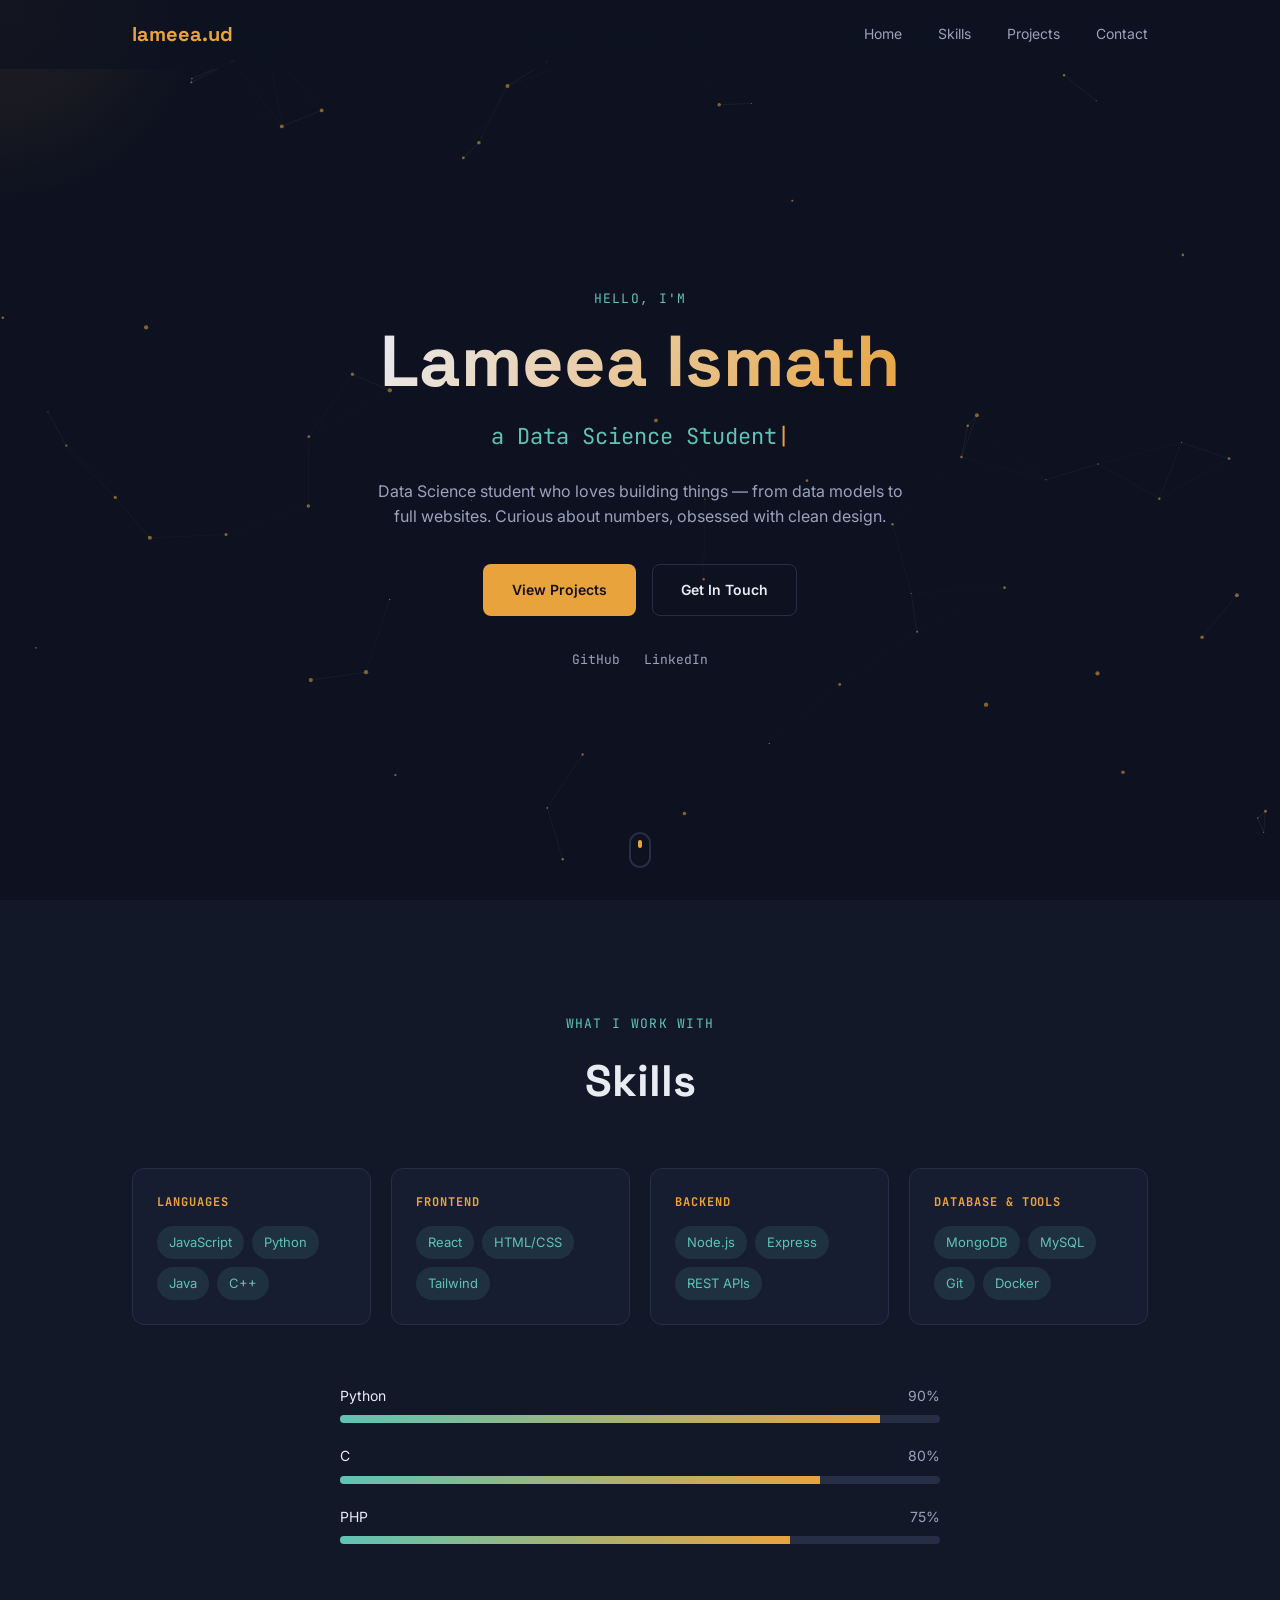
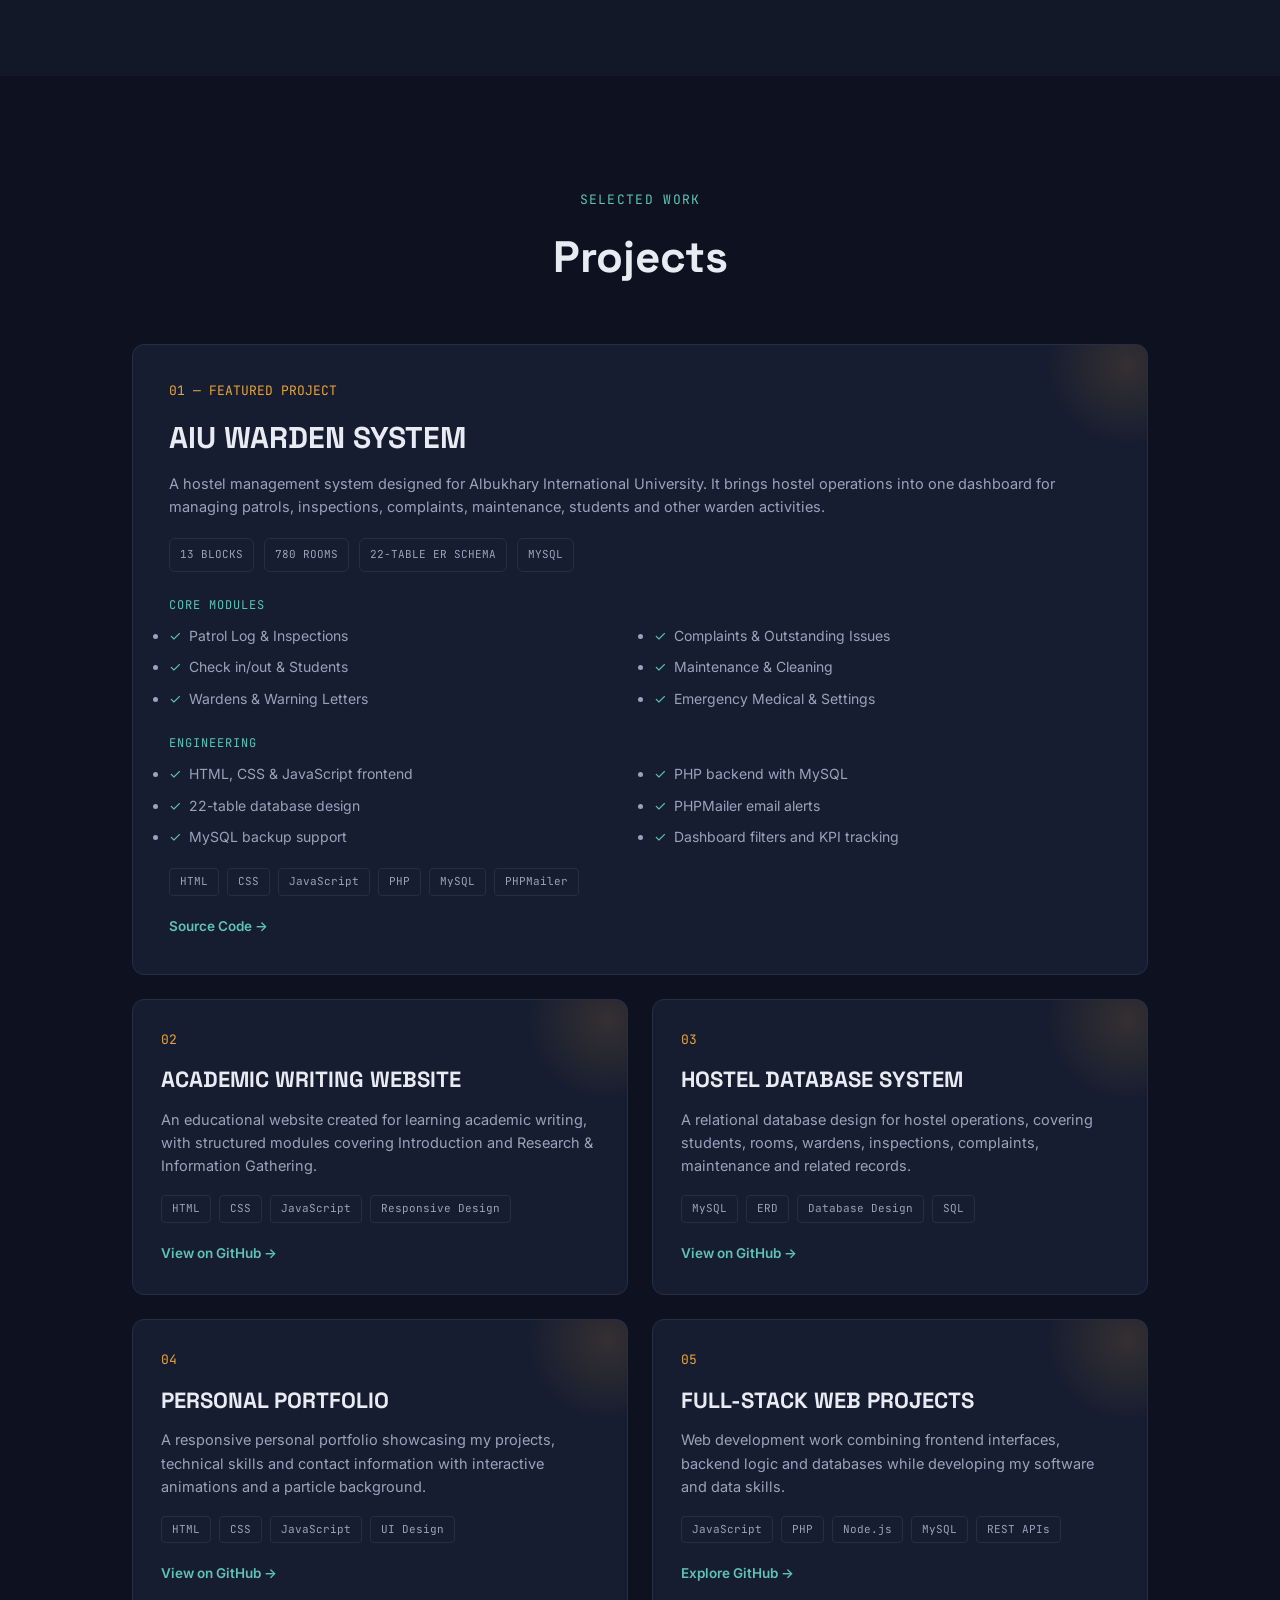
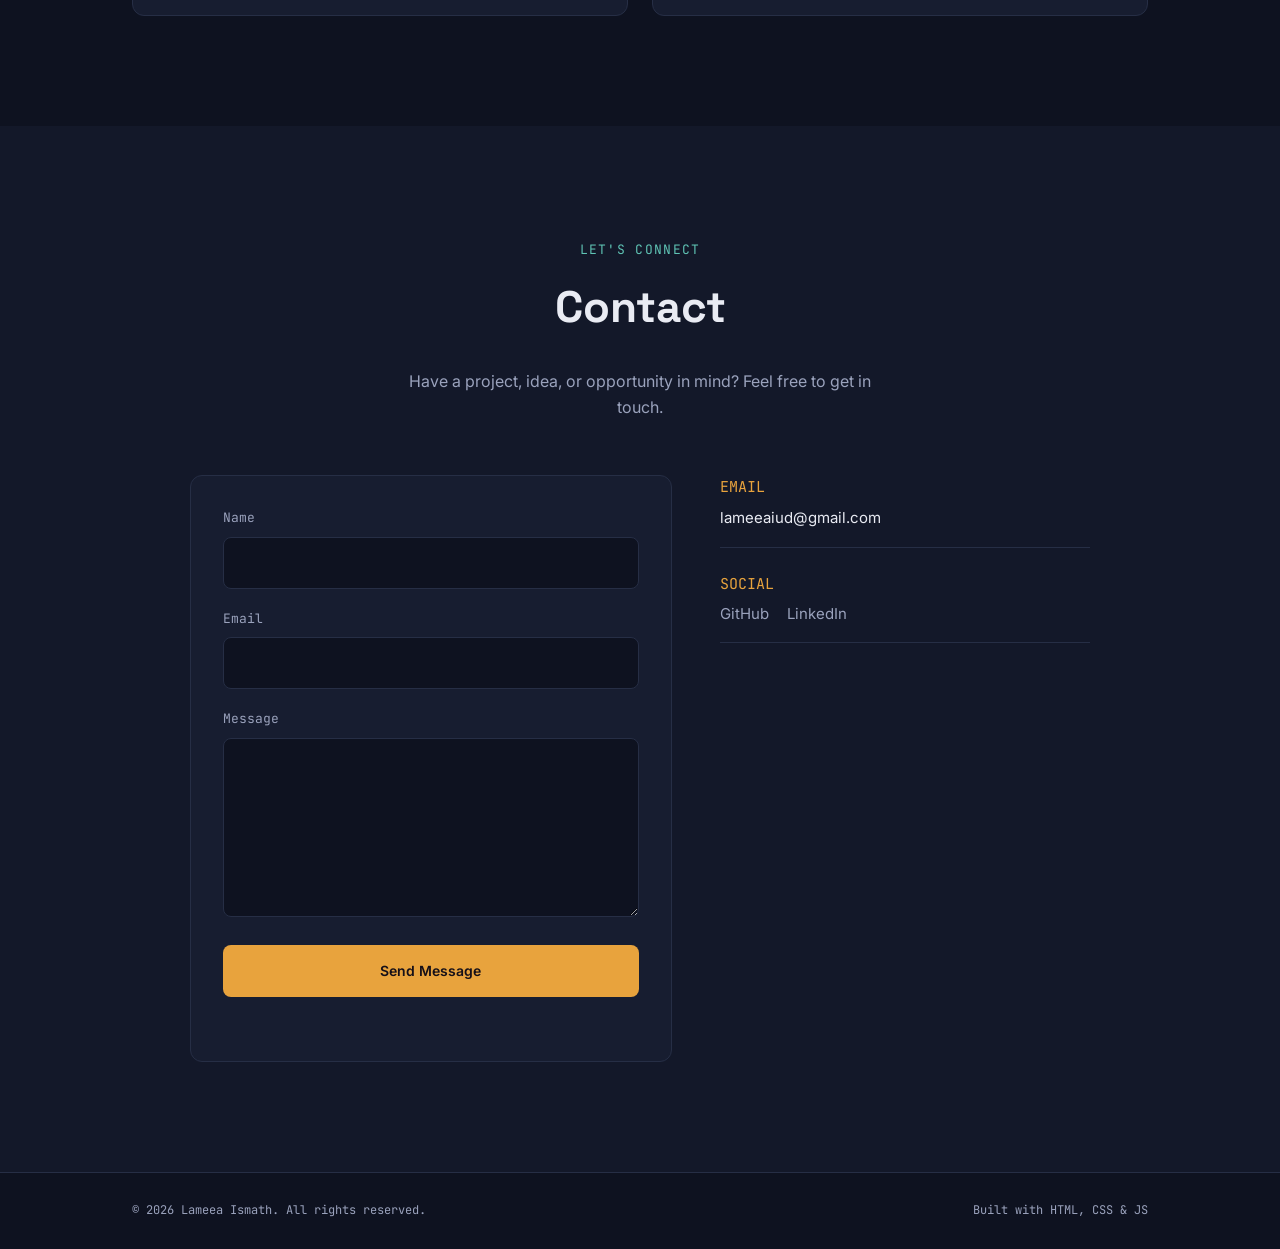
<file: index.html>
<!DOCTYPE html>
<html lang="en">
<head>
<meta charset="UTF-8">
<meta name="viewport" content="width=device-width, initial-scale=1.0">
<meta name="description" content="Lameea Ismath — Data Science student portfolio.">
<title>Lameea Ismath — Portfolio</title>
<link rel="preconnect" href="https://fonts.googleapis.com">
<link rel="preconnect" href="https://fonts.gstatic.com" crossorigin>
<link href="https://fonts.googleapis.com/css2?family=Inter:wght@400;500;600&family=JetBrains+Mono:wght@400;500;600&family=Space+Grotesk:wght@400;500;600;700&display=swap" rel="stylesheet">
<style>
:root{--bg:#0E1220;--bg-alt:#131829;--surface:#171D30;--line:#262E45;--text:#E9EBF3;--text-soft:#9AA2BC;--accent:#E8A33D;--accent-2:#5FC3B4;--accent-soft:rgba(232,163,61,.14);--accent-2-soft:rgba(95,195,180,.12);--display:'Space Grotesk',sans-serif;--body:'Inter',sans-serif;--mono:'JetBrains Mono',monospace}
*{margin:0;padding:0;box-sizing:border-box}html{scroll-behavior:smooth}body{background:var(--bg);color:var(--text);font-family:var(--body);line-height:1.6;overflow-x:hidden}a{text-decoration:none;color:inherit}button,input,textarea{font:inherit}.wrap{max-width:1080px;margin:auto;padding:0 32px}
.cursor-glow{position:fixed;width:420px;height:420px;border-radius:50%;background:radial-gradient(circle,rgba(232,163,61,.1),transparent 70%);pointer-events:none;z-index:2;transform:translate(-50%,-50%)}
.navbar{position:fixed;top:0;left:0;right:0;z-index:100;background:rgba(14,18,32,.72);backdrop-filter:blur(12px);border-bottom:1px solid transparent}.navbar.scrolled{border-color:var(--line);background:rgba(14,18,32,.94)}
.nav-wrap{height:68px;display:flex;align-items:center;justify-content:space-between}.logo{font-family:var(--display);font-size:20px;font-weight:700;color:var(--accent)}
.nav-links{display:flex;gap:36px}.nav-links a{font-size:14px;color:var(--text-soft);position:relative}.nav-links a:hover{color:var(--text)}.nav-links a:after{content:"";position:absolute;left:0;bottom:-6px;width:0;height:2px;background:var(--accent);transition:.3s}.nav-links a:hover:after{width:100%}
.nav-toggle{display:none;background:none;border:0}.nav-toggle span{display:block;width:22px;height:2px;background:var(--text);margin:5px}
.hero{min-height:100vh;display:flex;align-items:center;justify-content:center;text-align:center;position:relative;padding:120px 0 60px;overflow:hidden}.hero-bg{position:absolute;inset:0}.hero-bg canvas{width:100%;height:100%}.hero-content{position:relative;z-index:3;max-width:760px;padding:0 32px}
.hero-eyebrow,.section-tag{font-family:var(--mono);color:var(--accent-2);font-size:13px;letter-spacing:.1em;text-transform:uppercase}.hero-name{font-family:var(--display);font-size:clamp(42px,7vw,72px);line-height:1.05;margin:14px 0 20px;background:linear-gradient(120deg,var(--text),var(--accent));-webkit-background-clip:text;color:transparent}
.hero-role{font-family:var(--mono);font-size:clamp(16px,2.4vw,22px);color:var(--text-soft);min-height:32px}.typed{color:var(--accent-2)}.cursor-blink{color:var(--accent);animation:blink 1s step-end infinite}@keyframes blink{50%{opacity:0}}
.hero-desc{max-width:540px;margin:24px auto 34px;color:var(--text-soft);font-size:16px}.hero-cta{display:flex;gap:16px;justify-content:center;flex-wrap:wrap;margin-bottom:34px}.hero-socials{display:flex;gap:24px;justify-content:center;font-family:var(--mono);font-size:13px;color:var(--text-soft)}.hero-socials a:hover{color:var(--accent)}
.btn{display:inline-block;padding:14px 28px;border-radius:8px;border:1px solid transparent;font-size:14px;font-weight:600;cursor:pointer;transition:.3s}.btn-primary{background:var(--accent);color:#161018}.btn-primary:hover{transform:translateY(-2px);box-shadow:0 10px 30px -8px rgba(232,163,61,.5)}.btn-outline{border-color:var(--line);color:var(--text)}.btn-outline:hover{border-color:var(--accent-2);color:var(--accent-2);transform:translateY(-2px)}
.scroll-hint{position:absolute;bottom:32px;left:50%;transform:translateX(-50%)}.scroll-hint span{display:block;width:22px;height:36px;border:2px solid var(--line);border-radius:12px;position:relative}.scroll-hint span:before{content:"";position:absolute;top:6px;left:50%;width:4px;height:8px;background:var(--accent);border-radius:2px;transform:translateX(-50%);animation:scrollDot 1.6s infinite}@keyframes scrollDot{to{opacity:0;top:18px}}
.section{padding:110px 0}.section-alt{background:var(--bg-alt)}.section-head{text-align:center;margin-bottom:52px}.section-head h2{font-family:var(--display);font-size:clamp(30px,4vw,44px);margin-top:10px}
.skills-grid{display:grid;grid-template-columns:repeat(auto-fit,minmax(220px,1fr));gap:20px;margin-bottom:60px}.skill-card{background:var(--surface);border:1px solid var(--line);border-radius:12px;padding:24px;transition:.3s}.skill-card:hover{transform:translateY(-4px);border-color:var(--accent-2)}.skill-card h4{font-family:var(--mono);font-size:12px;color:var(--accent);text-transform:uppercase;letter-spacing:.08em;margin-bottom:14px}.skill-tags,.project-tags{display:flex;flex-wrap:wrap;gap:8px}.skill-tags span{font-size:13px;padding:6px 12px;border-radius:20px;background:var(--accent-2-soft);color:var(--accent-2)}
.proficiency{max-width:600px;margin:auto}.prof-item{margin-bottom:22px}.prof-label{display:flex;justify-content:space-between;font-size:14px;color:var(--text-soft);margin-bottom:8px}.prof-label span:first-child{color:var(--text)}.prof-bar{height:8px;background:var(--line);border-radius:5px;overflow:hidden}.prof-fill{height:100%;width:0;background:linear-gradient(90deg,var(--accent-2),var(--accent));transition:width 1.4s}
.projects-grid{display:grid;grid-template-columns:repeat(2,1fr);gap:24px}.project-card{position:relative;background:var(--surface);border:1px solid var(--line);border-radius:12px;padding:30px 28px;overflow:hidden;transition:.3s}.project-card:hover{transform:translateY(-6px);border-color:var(--accent)}.featured{grid-column:1/-1;padding:36px}.project-glow{position:absolute;top:-60px;right:-60px;width:160px;height:160px;background:radial-gradient(circle,var(--accent-soft),transparent 70%)}.project-num{font-family:var(--mono);font-size:13px;color:var(--accent);margin-bottom:12px}.project-card h3{font-family:var(--display);font-size:22px;margin-bottom:10px}.featured h3{font-size:30px}.project-card p{font-size:14.5px;color:var(--text-soft);margin-bottom:18px}.project-tags{margin-bottom:20px}.project-tags span{font-family:var(--mono);font-size:11px;padding:4px 10px;border:1px solid var(--line);border-radius:4px;color:var(--text-soft)}.project-links{font-size:13.5px;font-weight:600;color:var(--accent-2)}.project-links a:hover{opacity:.7}.project-label{font-family:var(--mono);font-size:12px;color:var(--accent-2);text-transform:uppercase;letter-spacing:.08em;margin:24px 0 10px}.project-highlights{display:grid;grid-template-columns:repeat(2,1fr);gap:9px 28px;margin-bottom:20px}.project-highlights li{font-size:14px;color:var(--text-soft)}.project-highlights li:before{content:"✓";color:var(--accent-2);margin-right:8px}.project-meta{display:flex;gap:10px;flex-wrap:wrap;margin:20px 0}.project-meta span{font-family:var(--mono);font-size:11px;padding:7px 10px;border:1px solid var(--line);border-radius:6px;color:var(--text-soft)}
.contact-intro{text-align:center;color:var(--text-soft);max-width:480px;margin:-25px auto 55px}.contact-grid{display:grid;grid-template-columns:1.3fr 1fr;gap:48px;max-width:900px;margin:auto}.contact-form{background:var(--surface);border:1px solid var(--line);border-radius:12px;padding:32px}.form-row{margin-bottom:20px}.form-row label{display:block;font-family:var(--mono);font-size:13px;color:var(--text-soft);margin-bottom:8px}.form-row input,.form-row textarea{width:100%;background:var(--bg);border:1px solid var(--line);border-radius:8px;padding:12px 14px;color:var(--text);outline:none}.form-row input:focus,.form-row textarea:focus{border-color:var(--accent-2)}.btn-full{width:100%}.form-status{min-height:20px;margin-top:12px;font-family:var(--mono);font-size:12px;color:var(--accent-2)}
.contact-details{display:flex;flex-direction:column;gap:24px}.cd-item{border-bottom:1px solid var(--line);padding-bottom:16px}.cd-label{display:block;font-family:var(--mono);font-size:11px;text-transform:uppercase;color:var(--accent);margin-bottom:6px}.cd-item a,.cd-item span{font-size:15px}.cd-item a:hover{color:var(--accent-2)}.cd-socials{display:flex;gap:18px;color:var(--text-soft)}
.footer{border-top:1px solid var(--line);padding:28px 0}.footer-wrap{display:flex;justify-content:space-between;gap:10px;flex-wrap:wrap;font-family:var(--mono);font-size:12px;color:var(--text-soft)}
.reveal,.reveal-up{opacity:0;transform:translateY(24px);transition:.7s}.reveal.in,.reveal-up.in{opacity:1;transform:none}
@media(max-width:768px){.cursor-glow{display:none}.nav-links{position:fixed;top:68px;left:0;right:0;display:flex;flex-direction:column;gap:20px;background:rgba(14,18,32,.98);padding:24px 32px;border-bottom:1px solid var(--line);transform:translateY(-120%);opacity:0;transition:.3s}.nav-links.open{transform:none;opacity:1}.nav-toggle{display:block}.projects-grid{grid-template-columns:1fr}.featured{grid-column:auto;padding:28px}.featured h3{font-size:25px}.project-highlights{grid-template-columns:1fr}.contact-grid{grid-template-columns:1fr}}
@media(prefers-reduced-motion:reduce){*{animation-duration:.01ms!important;transition-duration:.01ms!important;scroll-behavior:auto!important}}
</style>
</head>
<body>
<div class="cursor-glow" id="cursorGlow"></div>

<nav class="navbar" id="navbar">
<div class="wrap nav-wrap">
<a href="#home" class="logo">lameea.ud</a>
<div class="nav-links" id="navLinks">
<a href="#home">Home</a><a href="#skills">Skills</a><a href="#projects">Projects</a><a href="#contact">Contact</a>
</div>
<button class="nav-toggle" id="navToggle" aria-label="Toggle navigation"><span></span><span></span><span></span></button>
</div>
</nav>

<section class="hero" id="home">
<div class="hero-bg"><canvas id="particles"></canvas></div>
<div class="hero-content">
<p class="hero-eyebrow reveal">Hello, I'm</p>
<h1 class="hero-name reveal">Lameea Ismath</h1>
<p class="hero-role reveal"><span class="typed" id="typed"></span><span class="cursor-blink">|</span></p>
<p class="hero-desc reveal">Data Science student who loves building things — from data models to full websites. Curious about numbers, obsessed with clean design.</p>
<div class="hero-cta reveal"><a class="btn btn-primary" href="#projects">View Projects</a><a class="btn btn-outline" href="#contact">Get In Touch</a></div>
<div class="hero-socials reveal"><a href="https://github.com/lameea" target="_blank">GitHub</a><a href="https://www.linkedin.com/in/lameea-ismath-39576a38b" target="_blank">LinkedIn</a></div>
</div>
<a class="scroll-hint" href="#skills"><span></span></a>
</section>

<section class="section section-alt" id="skills">
<div class="wrap">
<div class="section-head reveal"><span class="section-tag">What I work with</span><h2>Skills</h2></div>
<div class="skills-grid">
<div class="skill-card reveal-up"><h4>Languages</h4><div class="skill-tags"><span>JavaScript</span><span>Python</span><span>Java</span><span>C++</span></div></div>
<div class="skill-card reveal-up"><h4>Frontend</h4><div class="skill-tags"><span>React</span><span>HTML/CSS</span><span>Tailwind</span></div></div>
<div class="skill-card reveal-up"><h4>Backend</h4><div class="skill-tags"><span>Node.js</span><span>Express</span><span>REST APIs</span></div></div>
<div class="skill-card reveal-up"><h4>Database & Tools</h4><div class="skill-tags"><span>MongoDB</span><span>MySQL</span><span>Git</span><span>Docker</span></div></div>
</div>
<div class="proficiency reveal-up">
<div class="prof-item"><div class="prof-label"><span>Python</span><span>90%</span></div><div class="prof-bar"><div class="prof-fill" data-level="90"></div></div></div>
<div class="prof-item"><div class="prof-label"><span>C</span><span>80%</span></div><div class="prof-bar"><div class="prof-fill" data-level="80"></div></div></div>
<div class="prof-item"><div class="prof-label"><span>PHP</span><span>75%</span></div><div class="prof-bar"><div class="prof-fill" data-level="75"></div></div></div>
</div>
</div>
</section>

<section class="section" id="projects">
<div class="wrap">
<div class="section-head reveal"><span class="section-tag">Selected work</span><h2>Projects</h2></div>
<div class="projects-grid">

<article class="project-card featured reveal-up">
<div class="project-glow"></div><div class="project-num">01 — FEATURED PROJECT</div>
<h3>AIU WARDEN SYSTEM</h3>
<p>A hostel management system designed for Albukhary International University. It brings hostel operations into one dashboard for managing patrols, inspections, complaints, maintenance, students and other warden activities.</p>
<div class="project-meta"><span>13 BLOCKS</span><span>780 ROOMS</span><span>22-TABLE ER SCHEMA</span><span>MYSQL</span></div>
<div class="project-label">Core Modules</div>
<ul class="project-highlights">
<li>Patrol Log & Inspections</li><li>Complaints & Outstanding Issues</li><li>Check in/out & Students</li><li>Maintenance & Cleaning</li><li>Wardens & Warning Letters</li><li>Emergency Medical & Settings</li>
</ul>
<div class="project-label">Engineering</div>
<ul class="project-highlights">
<li>HTML, CSS & JavaScript frontend</li><li>PHP backend with MySQL</li><li>22-table database design</li><li>PHPMailer email alerts</li><li>MySQL backup support</li><li>Dashboard filters and KPI tracking</li>
</ul>
<div class="project-tags"><span>HTML</span><span>CSS</span><span>JavaScript</span><span>PHP</span><span>MySQL</span><span>PHPMailer</span></div>
<div class="project-links"><a href="https://github.com/lameea" target="_blank">Source Code →</a></div>
</article>

<article class="project-card reveal-up">
<div class="project-glow"></div><div class="project-num">02</div>
<h3>ACADEMIC WRITING WEBSITE</h3>
<p>An educational website created for learning academic writing, with structured modules covering Introduction and Research & Information Gathering.</p>
<div class="project-tags"><span>HTML</span><span>CSS</span><span>JavaScript</span><span>Responsive Design</span></div>
<div class="project-links"><a href="https://github.com/lameea" target="_blank">View on GitHub →</a></div>
</article>

<article class="project-card reveal-up">
<div class="project-glow"></div><div class="project-num">03</div>
<h3>HOSTEL DATABASE SYSTEM</h3>
<p>A relational database design for hostel operations, covering students, rooms, wardens, inspections, complaints, maintenance and related records.</p>
<div class="project-tags"><span>MySQL</span><span>ERD</span><span>Database Design</span><span>SQL</span></div>
<div class="project-links"><a href="https://github.com/lameea" target="_blank">View on GitHub →</a></div>
</article>

<article class="project-card reveal-up">
<div class="project-glow"></div><div class="project-num">04</div>
<h3>PERSONAL PORTFOLIO</h3>
<p>A responsive personal portfolio showcasing my projects, technical skills and contact information with interactive animations and a particle background.</p>
<div class="project-tags"><span>HTML</span><span>CSS</span><span>JavaScript</span><span>UI Design</span></div>
<div class="project-links"><a href="https://github.com/lameea" target="_blank">View on GitHub →</a></div>
</article>

<article class="project-card reveal-up">
<div class="project-glow"></div><div class="project-num">05</div>
<h3>FULL-STACK WEB PROJECTS</h3>
<p>Web development work combining frontend interfaces, backend logic and databases while developing my software and data skills.</p>
<div class="project-tags"><span>JavaScript</span><span>PHP</span><span>Node.js</span><span>MySQL</span><span>REST APIs</span></div>
<div class="project-links"><a href="https://github.com/lameea" target="_blank">Explore GitHub →</a></div>
</article>

</div>
</div>
</section>

<section class="section section-alt" id="contact">
<div class="wrap">
<div class="section-head reveal"><span class="section-tag">Let's connect</span><h2>Contact</h2></div>
<p class="contact-intro reveal">Have a project, idea, or opportunity in mind? Feel free to get in touch.</p>
<div class="contact-grid">
<form class="contact-form reveal-up" id="contactForm">
<div class="form-row"><label for="name">Name</label><input id="name" type="text" required></div>
<div class="form-row"><label for="email">Email</label><input id="email" type="email" required></div>
<div class="form-row"><label for="message">Message</label><textarea id="message" rows="6" required></textarea></div>
<button class="btn btn-primary btn-full" type="submit">Send Message</button><div class="form-status" id="formStatus"></div>
</form>
<div class="contact-details reveal-up">
<div class="cd-item"><span class="cd-label">Email</span><a href="mailto:lameeaiud@gmail.com">lameeaiud@gmail.com</a></div>
<div class="cd-item"><span class="cd-label">Social</span><div class="cd-socials"><a href="https://github.com/lameea" target="_blank">GitHub</a><a href="https://www.linkedin.com/in/lameea-ismath-39576a38b" target="_blank">LinkedIn</a></div></div>
</div>
</div>
</div>
</section>

<footer class="footer"><div class="wrap footer-wrap"><span>© <span id="year"></span> Lameea Ismath. All rights reserved.</span><span>Built with HTML, CSS & JS</span></div></footer>

<script>
const $=s=>document.querySelector(s);
$('#year').textContent=new Date().getFullYear();

const navbar=$('#navbar');
window.addEventListener('scroll',()=>navbar.classList.toggle('scrolled',scrollY>20),{passive:true});

const toggle=$('#navToggle'),links=$('#navLinks');
toggle.onclick=()=>{toggle.classList.toggle('open');links.classList.toggle('open')};
links.querySelectorAll('a').forEach(a=>a.onclick=()=>{toggle.classList.remove('open');links.classList.remove('open')});

const glow=$('#cursorGlow');
addEventListener('mousemove',e=>{if(glow)glow.style.left=e.clientX+'px',glow.style.top=e.clientY+'px'});

const roles=['a Data Science Student','a Software Developer','a Web Developer','a Problem Solver'];
let ri=0,ci=0,del=false;
function typing(){
const text=roles[ri];$('#typed').textContent=text.slice(0,ci);
if(!del&&ci<text.length){ci++;setTimeout(typing,80)}
else if(!del){del=true;setTimeout(typing,1200)}
else if(ci>0){ci--;setTimeout(typing,45)}
else{del=false;ri=(ri+1)%roles.length;setTimeout(typing,350)}
}typing();

const observer=new IntersectionObserver(es=>es.forEach(e=>{if(e.isIntersecting)e.target.classList.add('in')}),{threshold:.12});
document.querySelectorAll('.reveal,.reveal-up').forEach(e=>observer.observe(e));

const po=new IntersectionObserver(es=>es.forEach(e=>{if(e.isIntersecting){e.target.querySelectorAll('.prof-fill').forEach(f=>f.style.width=f.dataset.level+'%');po.unobserve(e.target)}}),{threshold:.25});
document.querySelectorAll('.proficiency').forEach(e=>po.observe(e));

const canvas=$('#particles'),ctx=canvas.getContext('2d');let pts=[],w,h;
function resize(){w=canvas.width=innerWidth;h=canvas.height=innerHeight;pts=Array.from({length:Math.min(70,Math.floor(w/18))},()=>({x:Math.random()*w,y:Math.random()*h,vx:(Math.random()-.5)*.35,vy:(Math.random()-.5)*.35,r:Math.random()*1.7+.5}))}
function draw(){
ctx.clearRect(0,0,w,h);
pts.forEach(p=>{p.x+=p.vx;p.y+=p.vy;if(p.x<0||p.x>w)p.vx*=-1;if(p.y<0||p.y>h)p.vy*=-1;ctx.beginPath();ctx.arc(p.x,p.y,p.r,0,Math.PI*2);ctx.fillStyle='rgba(232,163,61,.55)';ctx.fill()});
for(let i=0;i<pts.length;i++)for(let j=i+1;j<pts.length;j++){let d=Math.hypot(pts[i].x-pts[j].x,pts[i].y-pts[j].y);if(d<115){ctx.beginPath();ctx.moveTo(pts[i].x,pts[i].y);ctx.lineTo(pts[j].x,pts[j].y);ctx.strokeStyle=`rgba(95,195,180,${.12*(1-d/115)})`;ctx.stroke()}}
requestAnimationFrame(draw)}
resize();addEventListener('resize',resize);if(!matchMedia('(prefers-reduced-motion: reduce)').matches)draw();

$('#contactForm').onsubmit=e=>{
e.preventDefault();const b=e.target.querySelector('button'),s=$('#formStatus');
b.disabled=true;b.textContent='Sending...';setTimeout(()=>{s.textContent='Thanks! Your message has been noted.';b.disabled=false;b.textContent='Send Message';e.target.reset()},900)
};
</script>
</body>
</html>
</file>
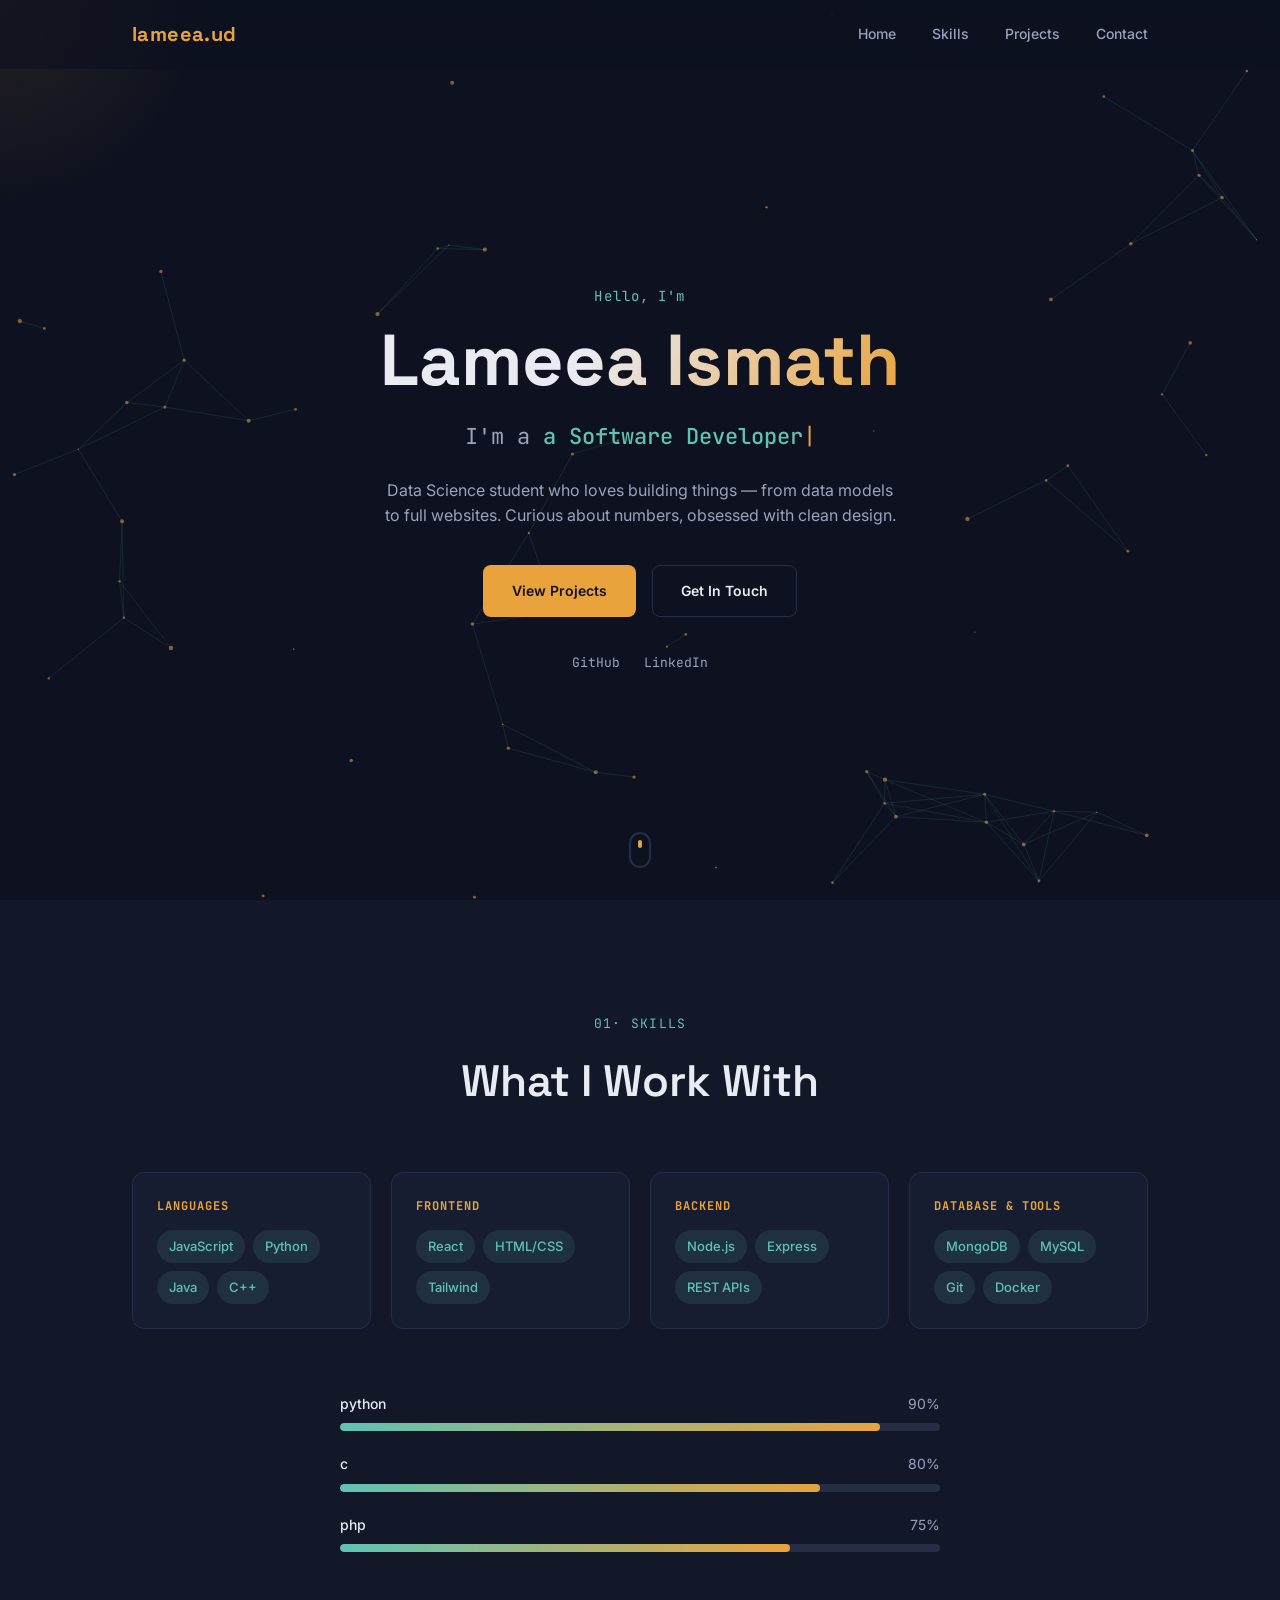
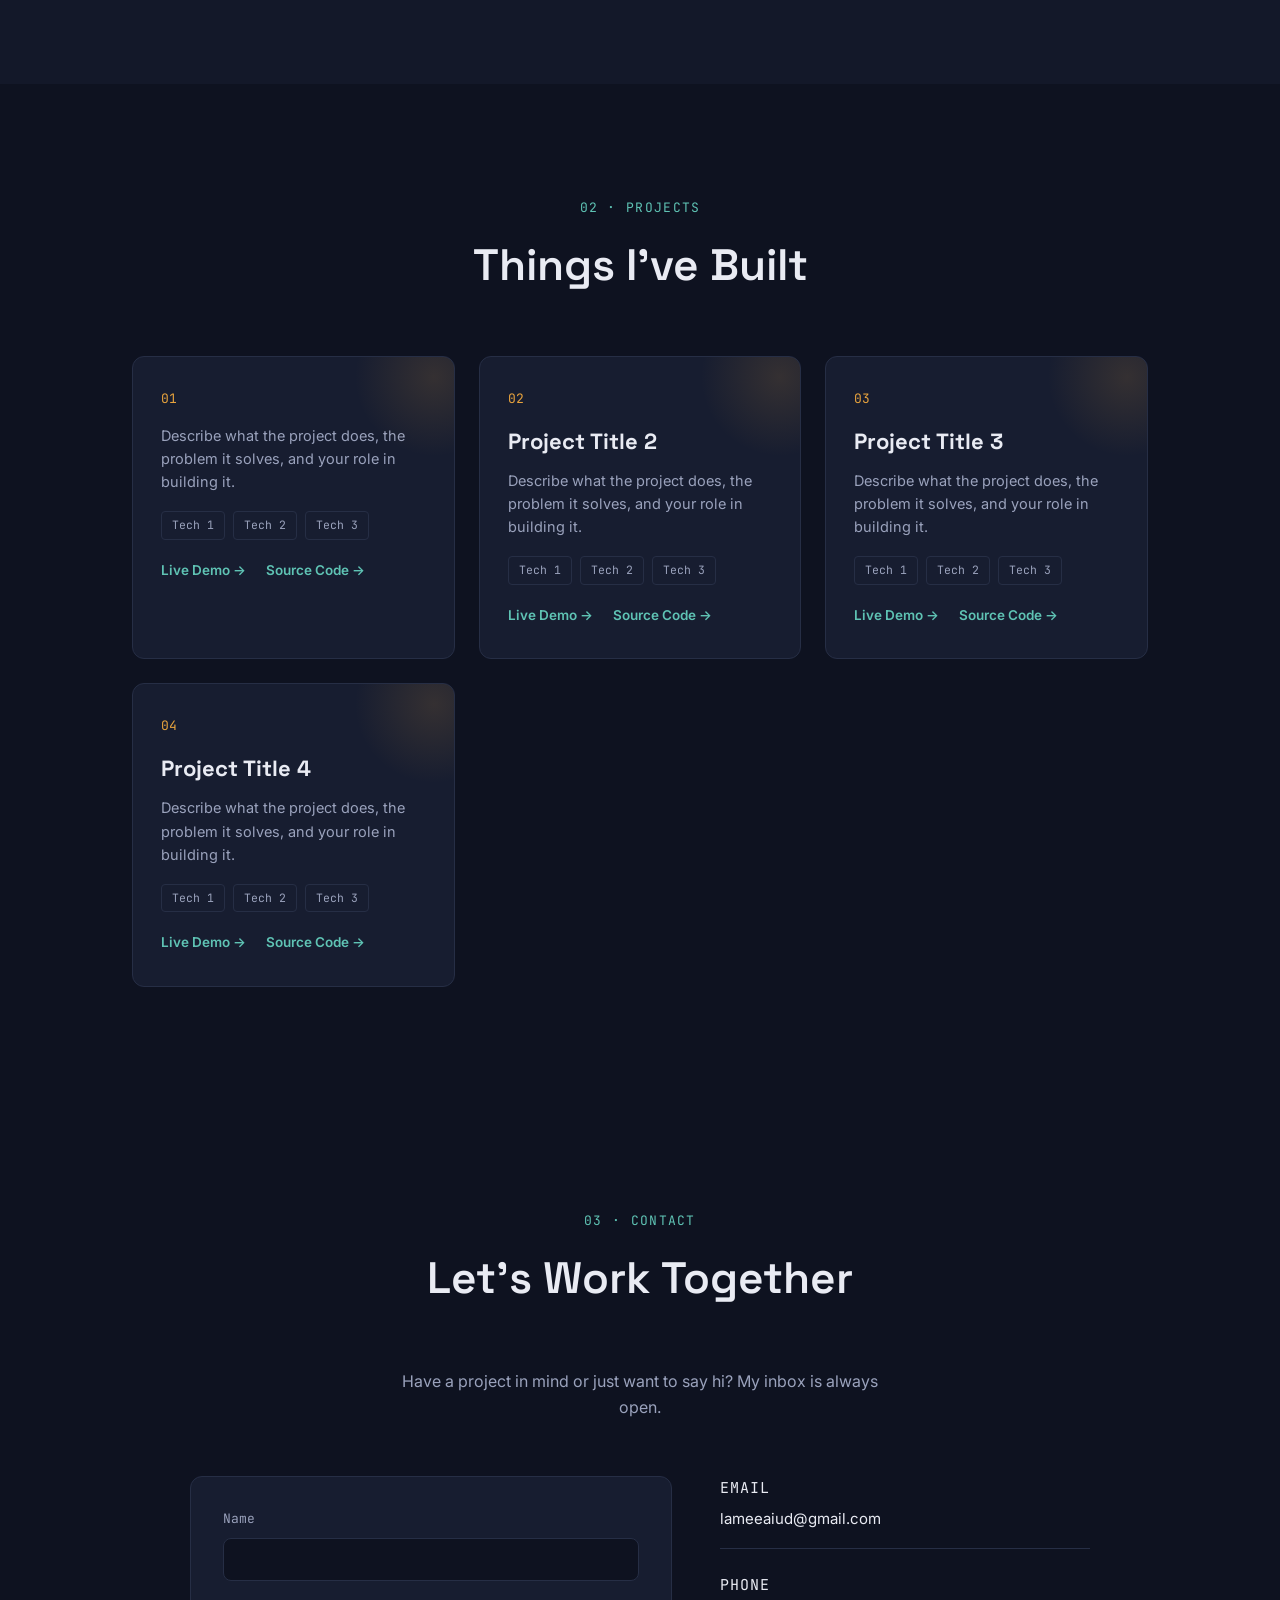
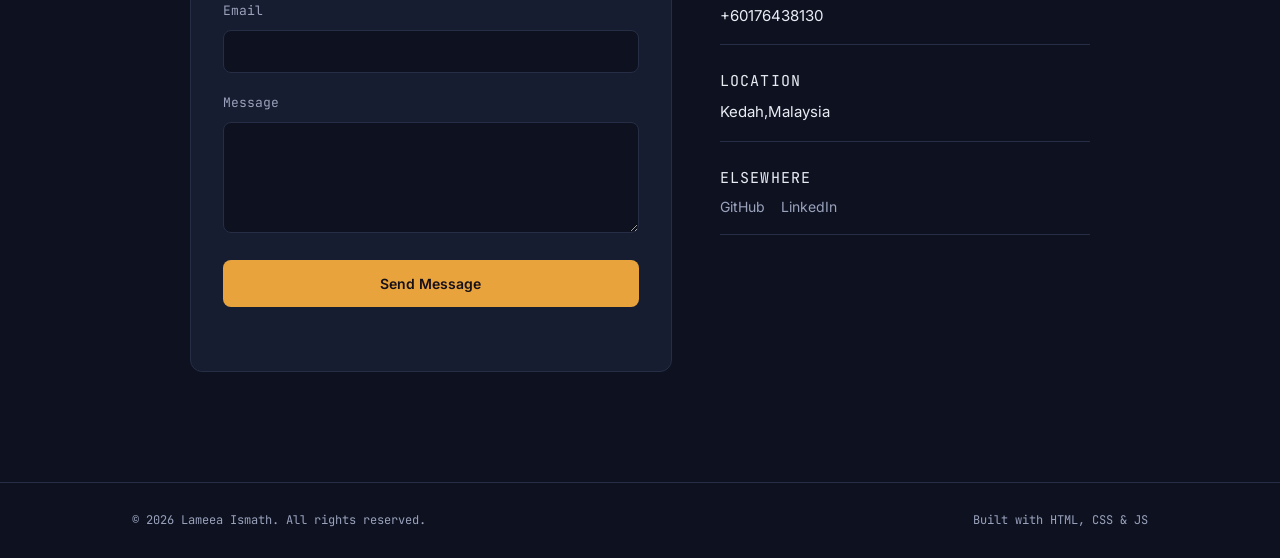
<file: indexp.html>
<!DOCTYPE html>
<html lang="en">
<head>
<meta charset="UTF-8">
<meta name="viewport" content="width=device-width, initial-scale=1.0">
<title>Lameea Ismath — Portfolio</title>
<link rel="preconnect" href="https://fonts.googleapis.com">
<link rel="preconnect" href="https://fonts.gstatic.com" crossorigin>
<link href="https://fonts.googleapis.com/css2?family=Space+Grotesk:wght@400;500;600;700&family=Inter:wght@400;500;600&family=JetBrains+Mono:wght@400;500&display=swap" rel="stylesheet">
<link rel="stylesheet" href="styles.css">
</head>
<body>

<div class="cursor-glow" id="cursorGlow"></div>

<nav class="navbar" id="navbar">
  <div class="nav-wrap">
    <a href="#home" class="logo">lameea.ud</a>
    <ul class="nav-links">
      <li><a href="#home">Home</a></li>
      <li><a href="#skills">Skills</a></li>
      <li><a href="#projects">Projects</a></li>
      <li><a href="#contact">Contact</a></li>
    </ul>
    <button class="nav-toggle" id="navToggle" aria-label="Toggle menu">
      <span></span><span></span><span></span>
    </button>
  </div>
</nav>

<header class="hero" id="home">
  <div class="hero-bg">
    <canvas id="particles"></canvas>
  </div>
  <div class="hero-content">
    <p class="hero-eyebrow reveal">Hello, I'm</p>
    <h1 class="hero-name reveal">Lameea Ismath</h1>
    <div class="hero-role reveal">
      <span>I'm a </span><span class="typed" id="typed"></span><span class="cursor-blink">|</span>
    </div>
    <p class="hero-desc reveal">
Data Science student who loves building things — from data models to full websites. Curious about numbers, obsessed with clean design.
    </p>
    <div class="hero-cta reveal">
      <a href="#projects" class="btn btn-primary">View Projects</a>
      <a href="#contact" class="btn btn-outline">Get In Touch</a>
    </div>
    <div class="hero-socials reveal">
      <a href="https://github.com/lameea" target="_blank" aria-label="GitHub">GitHub</a>
      <a href="https://www.linkedin.com/in/lameea-ismath-39576a38b" target="_blank" aria-label="LinkedIn">LinkedIn</a>
    </div>
  </div>
  <a href="#skills" class="scroll-hint" aria-label="Scroll down">
    <span></span>
  </a>
</header>


<section class="section section-alt" id="skills">
  <div class="wrap">
    <div class="section-head reveal-up">
      <span class="section-tag">01· Skills</span>
      <h2>What I Work With</h2>
    </div>

    <div class="skills-grid">
      <div class="skill-card reveal-up">
        <h4>Languages</h4>
        <div class="skill-tags">
          <span>JavaScript</span><span>Python</span><span>Java</span><span>C++</span>
        </div>
      </div>
      <div class="skill-card reveal-up">
        <h4>Frontend</h4>
        <div class="skill-tags">
          <span>React</span><span>HTML/CSS</span><span>Tailwind</span>
        </div>
      </div>
      <div class="skill-card reveal-up">
        <h4>Backend</h4>
        <div class="skill-tags">
          <span>Node.js</span><span>Express</span><span>REST APIs</span>
        </div>
      </div>
      <div class="skill-card reveal-up">
        <h4>Database & Tools</h4>
        <div class="skill-tags">
          <span>MongoDB</span><span>MySQL</span><span>Git</span><span>Docker</span>
        </div>
      </div>
    </div>

    <div class="proficiency">
      <div class="prof-item reveal-up" data-level="90">
        <div class="prof-label"><span>python</span><span class="prof-pct">90%</span></div>
        <div class="prof-bar"><div class="prof-fill"></div></div>
      </div>
      <div class="prof-item reveal-up" data-level="80">
        <div class="prof-label"><span>c</span><span class="prof-pct">80%</span></div>
        <div class="prof-bar"><div class="prof-fill"></div></div>
      </div>
      <div class="prof-item reveal-up" data-level="75">
        <div class="prof-label"><span>php</span><span class="prof-pct">75%</span></div>
        <div class="prof-bar"><div class="prof-fill"></div></div>
      </div>
    </div>
  </div>
</section>

<section class="section" id="projects">
  <div class="wrap">
    <div class="section-head reveal-up">
      <span class="section-tag">02 · Projects</span>
      <h2>Things I've Built</h2>
    </div>

    <div class="projects-grid">
      <article class="project-card reveal-up">
        <div class="project-glow"></div>
        <div class="project-num">01</div>
        <h3></h3>
        <p>Describe what the project does, the problem it solves, and your role in building it.</p>
        <div class="project-tags">
          <span>Tech 1</span><span>Tech 2</span><span>Tech 3</span>
        </div>
        <div class="project-links">
          <a href="https://github.com/lameea" target="_blank">Live Demo →</a>
          <a href="https://github.com/lameea" target="_blank">Source Code →</a>
        </div>
      </article>

      <article class="project-card reveal-up">
        <div class="project-glow"></div>
        <div class="project-num">02</div>
        <h3>Project Title 2</h3>
        <p>Describe what the project does, the problem it solves, and your role in building it.</p>
        <div class="project-tags">
          <span>Tech 1</span><span>Tech 2</span><span>Tech 3</span>
        </div>
        <div class="project-links">
          <a href="https://github.com/lameea" target="_blank">Live Demo →</a>
          <a href="https://github.com/lameea" target="_blank">Source Code →</a>
        </div>
      </article>

      <article class="project-card reveal-up">
        <div class="project-glow"></div>
        <div class="project-num">03</div>
        <h3>Project Title 3</h3>
        <p>Describe what the project does, the problem it solves, and your role in building it.</p>
        <div class="project-tags">
          <span>Tech 1</span><span>Tech 2</span><span>Tech 3</span>
        </div>
        <div class="project-links">
          <a href="https://github.com/lameea" target="_blank">Live Demo →</a>
          <a href="https://github.com/lameea" target="_blank">Source Code →</a>
        </div>
      </article>

      <article class="project-card reveal-up">
        <div class="project-glow"></div>
        <div class="project-num">04</div>
        <h3>Project Title 4</h3>
        <p>Describe what the project does, the problem it solves, and your role in building it.</p>
        <div class="project-tags">
          <span>Tech 1</span><span>Tech 2</span><span>Tech 3</span>
        </div>
        <div class="project-links">
          <a href="https://github.com/lameea" target="_blank">Live Demo →</a>
          <a href="https://github.com/lameea" target="_blank">Source Code →</a>
        </div>
      </article>
    </div>
  </div>
</section>


<section class="section contact" id="contact">
  <div class="wrap">
    <div class="section-head reveal-up">
      <span class="section-tag">03 · Contact</span>
      <h2>Let's Work Together</h2>
    </div>
    <p class="contact-intro reveal-up">
      Have a project in mind or just want to say hi? My inbox is always open.
    </p>

    <div class="contact-grid">
      <form class="contact-form reveal-up" id="contactForm">
        <div class="form-row">
          <label for="cName">Name</label>
          <input type="text" id="cName" name="name" required>
        </div>
        <div class="form-row">
          <label for="cEmail">Email</label>
          <input type="email" id="cEmail" name="email" required>
        </div>
        <div class="form-row">
          <label for="cMsg">Message</label>
          <textarea id="cMsg" name="message" rows="5" required></textarea>
        </div>
        <button type="submit" class="btn btn-primary btn-full">Send Message</button>
        <p class="form-status" id="formStatus"></p>
      </form>

      <div class="contact-details reveal-up">
        <div class="cd-item">
          <span class="cd-label">Email</span>
          <a href="mailto:lameeaiud@gmail.com">lameeaiud@gmail.com</a>
        </div>
        <div class="cd-item">
          <span class="cd-label">Phone</span>
          <a href="tel:+10000000000">+60176438130</a>
        </div>
        <div class="cd-item">
          <span class="cd-label">Location</span>
          <span>Kedah,Malaysia</span>
        </div>
        <div class="cd-item">
          <span class="cd-label">Elsewhere</span>
          <div class="cd-socials">
            <a href="https://github.com/lameea" target="_blank">GitHub</a>
            <a href="https://www.linkedin.com/in/lameea-ismath-39576a38b" target="_blank">LinkedIn</a>
            
          </div>
        </div>
      </div>
    </div>
  </div>
</section>

<footer class="footer">
  <div class="wrap footer-wrap">
    <span>© <span id="year"></span>   Lameea Ismath. All rights reserved.</span>
    <span>Built with HTML, CSS & JS</span>
  </div>
</footer>

<script src="main.js"></script>
</body>
</html>
</file>
<file: styles.css>
:root{
  --bg:#0E1220;
  --bg-alt:#131829;
  --surface:#171D30;
  --line:#262E45;
  --text:#E9EBF3;
  --text-soft:#9AA2BC;
  --accent:#E8A33D;      /* warm amber */
  --accent-2:#5FC3B4;    /* teal */
  --accent-2-soft:rgba(95,195,180,0.12);
  --accent-soft:rgba(232,163,61,0.14);
  --danger:#E36767;

  --display:'Space Grotesk', sans-serif;
  --body:'Inter', sans-serif;
  --mono:'JetBrains Mono', monospace;

  --radius:12px;
  --transition: .3s cubic-bezier(.4,0,.2,1);
}

*{margin:0;padding:0;box-sizing:border-box;}
html{scroll-behavior:smooth;}
body{
  background:var(--bg);
  color:var(--text);
  font-family:var(--body);
  line-height:1.6;
  overflow-x:hidden;
  -webkit-font-smoothing:antialiased;
}
a{text-decoration:none;color:inherit;}
ul{list-style:none;}
img{max-width:100%;display:block;}
::selection{background:var(--accent);color:#0E1220;}

@media (prefers-reduced-motion: reduce){
  *{animation-duration:.01ms !important;animation-iteration-count:1 !important;transition-duration:.01ms !important;scroll-behavior:auto !important;}
}

a:focus-visible, button:focus-visible, input:focus-visible, textarea:focus-visible{
  outline:2px solid var(--accent-2);
  outline-offset:3px;
}

.wrap{max-width:1080px;margin:0 auto;padding:0 32px;}

.cursor-glow{
  position:fixed;
  top:0;left:0;
  width:420px;height:420px;
  border-radius:50%;
  background:radial-gradient(circle, rgba(232,163,61,0.10) 0%, rgba(232,163,61,0) 70%);
  pointer-events:none;
  transform:translate(-50%,-50%);
  z-index:2;
  transition:opacity .3s ease;
  will-change:transform;
}
@media (max-width:768px){ .cursor-glow{ display:none; } }

.navbar{
  position:fixed;
  top:0;left:0;right:0;
  z-index:100;
  background:rgba(14,18,32,0.7);
  backdrop-filter:blur(12px);
  -webkit-backdrop-filter:blur(12px);
  border-bottom:1px solid transparent;
  transition:border-color var(--transition), background var(--transition);
}
.navbar.scrolled{
  border-bottom-color:var(--line);
  background:rgba(14,18,32,0.92);
}
.nav-wrap{
  max-width:1080px;
  margin:0 auto;
  padding:0 32px;
  height:68px;
  display:flex;
  align-items:center;
  justify-content:space-between;
}
.logo{
  font-family:var(--display);
  font-weight:700;
  font-size:20px;
  color:var(--accent);
  letter-spacing:0.02em;
}
.nav-links{display:flex;gap:36px;}
.nav-links a{
  font-size:14px;
  font-weight:500;
  color:var(--text-soft);
  position:relative;
  transition:color var(--transition);
}
.nav-links a::after{
  content:"";
  position:absolute;
  left:0;bottom:-6px;
  width:0;height:2px;
  background:var(--accent);
  transition:width var(--transition);
}
.nav-links a:hover{color:var(--text);}
.nav-links a:hover::after{width:100%;}

.nav-toggle{
  display:none;
  flex-direction:column;
  gap:5px;
  background:none;
  border:none;
  cursor:pointer;
  padding:8px;
}
.nav-toggle span{
  width:22px;height:2px;
  background:var(--text);
  transition:var(--transition);
}

@media (max-width:768px){
  .nav-links{
    position:fixed;
    top:68px;left:0;right:0;
    flex-direction:column;
    background:rgba(14,18,32,0.98);
    padding:24px 32px;
    gap:20px;
    border-bottom:1px solid var(--line);
    transform:translateY(-120%);
    opacity:0;
    transition:transform var(--transition), opacity var(--transition);
  }
  .nav-links.open{transform:translateY(0);opacity:1;}
  .nav-toggle{display:flex;}
  .nav-toggle.open span:nth-child(1){transform:translateY(7px) rotate(45deg);}
  .nav-toggle.open span:nth-child(2){opacity:0;}
  .nav-toggle.open span:nth-child(3){transform:translateY(-7px) rotate(-45deg);}
}

.hero{
  position:relative;
  min-height:100vh;
  display:flex;
  align-items:center;
  padding:120px 0 60px;
  overflow:hidden;
}
.hero-bg{
  position:absolute;
  inset:0;
  z-index:0;
}
#particles{width:100%;height:100%;display:block;}

.hero-content{
  position:relative;
  z-index:1;
  max-width:760px;
  margin:0 auto;
  padding:0 32px;
  text-align:center;
}
.hero-eyebrow{
  font-family:var(--mono);
  font-size:14px;
  color:var(--accent-2);
  letter-spacing:0.08em;
  margin-bottom:16px;
}
.hero-name{
  font-family:var(--display);
  font-weight:700;
  font-size:clamp(40px,7vw,72px);
  line-height:1.05;
  background:linear-gradient(120deg, var(--text) 40%, var(--accent) 100%);
  -webkit-background-clip:text;
  background-clip:text;
  color:transparent;
  margin-bottom:20px;
}
.hero-role{
  font-family:var(--mono);
  font-size:clamp(16px,2.4vw,22px);
  color:var(--text-soft);
  margin-bottom:24px;
  min-height:30px;
}
.hero-role .typed{color:var(--accent-2);font-weight:500;}
.cursor-blink{
  color:var(--accent);
  animation:blink 1s step-end infinite;
}
@keyframes blink{50%{opacity:0;}}

.hero-desc{
  font-size:16px;
  color:var(--text-soft);
  max-width:520px;
  margin:0 auto 36px;
}
.hero-cta{
  display:flex;
  gap:16px;
  justify-content:center;
  margin-bottom:36px;
  flex-wrap:wrap;
}
.hero-socials{
  display:flex;
  gap:24px;
  justify-content:center;
  font-family:var(--mono);
  font-size:13px;
}
.hero-socials a{
  color:var(--text-soft);
  border-bottom:1px solid transparent;
  transition:var(--transition);
}
.hero-socials a:hover{color:var(--accent);border-color:var(--accent);}

/* buttons */
.btn{
  display:inline-block;
  padding:14px 28px;
  border-radius:8px;
  font-size:14px;
  font-weight:600;
  font-family:var(--body);
  transition:all var(--transition);
  cursor:pointer;
  border:1px solid transparent;
}
.btn-primary{
  background:var(--accent);
  color:#161018;
}
.btn-primary:hover{
  transform:translateY(-2px);
  box-shadow:0 10px 30px -8px rgba(232,163,61,0.5);
}
.btn-outline{
  border-color:var(--line);
  color:var(--text);
  background:transparent;
}
.btn-outline:hover{
  border-color:var(--accent-2);
  color:var(--accent-2);
  transform:translateY(-2px);
}
.btn-full{width:100%;}

.scroll-hint{
  position:absolute;
  bottom:32px;left:50%;
  transform:translateX(-50%);
  z-index:1;
}
.scroll-hint span{
  display:block;
  width:22px;height:36px;
  border:2px solid var(--line);
  border-radius:12px;
  position:relative;
}
.scroll-hint span::before{
  content:"";
  position:absolute;
  top:6px;left:50%;
  width:4px;height:8px;
  background:var(--accent);
  border-radius:2px;
  transform:translateX(-50%);
  animation:scrollDot 1.6s ease infinite;
}
@keyframes scrollDot{
  0%{opacity:1;top:6px;}
  100%{opacity:0;top:18px;}
}

.section{padding:110px 0;}
.section-alt{background:var(--bg-alt);}
.section-head{margin-bottom:56px;text-align:center;}
.section-tag{
  font-family:var(--mono);
  font-size:13px;
  color:var(--accent-2);
  letter-spacing:0.1em;
  text-transform:uppercase;
}
.section-head h2{
  font-family:var(--display);
  font-size:clamp(30px,4vw,44px);
  font-weight:600;
  margin-top:10px;
}

.reveal, .reveal-up{opacity:0;}
.reveal{transform:translateY(10px);transition:opacity .7s ease, transform .7s ease;}
.reveal-up{transform:translateY(28px);transition:opacity .7s ease, transform .7s ease;}
.reveal.in, .reveal-up.in{opacity:1;transform:translateY(0);}

.hero-content .reveal:nth-child(1){transition-delay:.05s;}
.hero-content .reveal:nth-child(2){transition-delay:.15s;}
.hero-content .reveal:nth-child(3){transition-delay:.25s;}
.hero-content .reveal:nth-child(4){transition-delay:.35s;}
.hero-content .reveal:nth-child(5){transition-delay:.45s;}
.hero-content .reveal:nth-child(6){transition-delay:.55s;}

.timeline{
  position:relative;
  max-width:720px;
  margin:0 auto;
  padding-left:32px;
  border-left:2px solid var(--line);
}
.tl-item{
  position:relative;
  padding:0 0 48px 28px;
}
.tl-item:last-child{padding-bottom:0;}
.tl-dot{
  position:absolute;
  left:-41px;top:4px;
  width:14px;height:14px;
  border-radius:50%;
  background:var(--bg);
  border:2px solid var(--accent);
  box-shadow:0 0 0 4px var(--accent-soft);
}
.tl-date{
  font-family:var(--mono);
  font-size:12.5px;
  color:var(--accent-2);
}
.tl-content h3{
  font-family:var(--display);
  font-size:20px;
  margin:8px 0 2px;
}
.tl-company{
  color:var(--text-soft);
  font-size:14px;
  margin-bottom:8px;
  font-weight:500;
}
.tl-desc{color:var(--text-soft);font-size:14.5px;max-width:520px;}

.skills-grid{
  display:grid;
  grid-template-columns:repeat(auto-fit, minmax(220px,1fr));
  gap:20px;
  margin-bottom:64px;
}
.skill-card{
  background:var(--surface);
  border:1px solid var(--line);
  border-radius:var(--radius);
  padding:24px;
  transition:transform var(--transition), border-color var(--transition);
}
.skill-card:hover{
  transform:translateY(-4px);
  border-color:var(--accent-2);
}
.skill-card h4{
  font-family:var(--mono);
  font-size:12px;
  text-transform:uppercase;
  letter-spacing:0.08em;
  color:var(--accent);
  margin-bottom:14px;
}
.skill-tags{display:flex;flex-wrap:wrap;gap:8px;}
.skill-tags span{
  font-size:13px;
  padding:6px 12px;
  border-radius:20px;
  background:var(--accent-2-soft);
  color:var(--accent-2);
  font-weight:500;
}

.proficiency{max-width:600px;margin:0 auto;}
.prof-item{margin-bottom:22px;}
.prof-label{
  display:flex;
  justify-content:space-between;
  font-size:14px;
  margin-bottom:8px;
  color:var(--text-soft);
}
.prof-label span:first-child{color:var(--text);font-weight:500;}
.prof-bar{
  height:8px;
  background:var(--line);
  border-radius:4px;
  overflow:hidden;
}
.prof-fill{
  height:100%;
  width:0%;
  border-radius:4px;
  background:linear-gradient(90deg, var(--accent-2), var(--accent));
  transition:width 1.4s cubic-bezier(.4,0,.2,1);
}

.projects-grid{
  display:grid;
  grid-template-columns:repeat(auto-fit, minmax(300px,1fr));
  gap:24px;
}
.project-card{
  position:relative;
  background:var(--surface);
  border:1px solid var(--line);
  border-radius:var(--radius);
  padding:32px 28px;
  overflow:hidden;
  transition:transform var(--transition), border-color var(--transition);
}
.project-card:hover{
  transform:translateY(-6px);
  border-color:var(--accent);
}
.project-glow{
  position:absolute;
  top:-60px;right:-60px;
  width:160px;height:160px;
  background:radial-gradient(circle, var(--accent-soft) 0%, transparent 70%);
  pointer-events:none;
}
.project-num{
  font-family:var(--mono);
  font-size:13px;
  color:var(--accent);
  margin-bottom:14px;
}
.project-card h3{
  font-family:var(--display);
  font-size:22px;
  margin-bottom:10px;
}
.project-card p{
  color:var(--text-soft);
  font-size:14.5px;
  margin-bottom:18px;
}
.project-tags{
  display:flex;
  flex-wrap:wrap;
  gap:8px;
  margin-bottom:20px;
}
.project-tags span{
  font-family:var(--mono);
  font-size:11.5px;
  padding:4px 10px;
  border:1px solid var(--line);
  border-radius:4px;
  color:var(--text-soft);
}
.project-links{
  display:flex;
  gap:20px;
  font-size:13.5px;
  font-weight:600;
}
.project-links a{
  color:var(--accent-2);
  transition:opacity var(--transition);
}
.project-links a:hover{opacity:.7;}

.gh-note{
  text-align:center;
  color:var(--text-soft);
  font-size:14px;
  margin-bottom:40px;
}
.gh-note code{
  font-family:var(--mono);
  color:var(--accent-2);
  background:var(--accent-2-soft);
  padding:3px 8px;
  border-radius:4px;
}
.gh-stats{
  display:grid;
  grid-template-columns:repeat(3,1fr);
  gap:20px;
  max-width:600px;
  margin:0 auto 56px;
}
.gh-stat{
  text-align:center;
  background:var(--surface);
  border:1px solid var(--line);
  border-radius:var(--radius);
  padding:28px 16px;
}
.gh-num{
  display:block;
  font-family:var(--display);
  font-size:36px;
  font-weight:700;
  color:var(--accent);
  margin-bottom:6px;
}
.gh-label{
  font-family:var(--mono);
  font-size:12px;
  color:var(--text-soft);
  text-transform:uppercase;
  letter-spacing:0.05em;
}
.gh-repos{
  display:grid;
  grid-template-columns:repeat(auto-fit, minmax(260px,1fr));
  gap:18px;
}
.gh-loading{
  color:var(--text-soft);
  font-family:var(--mono);
  font-size:13px;
  text-align:center;
  grid-column:1/-1;
}
.gh-repo-card{
  background:var(--surface);
  border:1px solid var(--line);
  border-radius:var(--radius);
  padding:20px;
  transition:border-color var(--transition), transform var(--transition);
}
.gh-repo-card:hover{border-color:var(--accent-2);transform:translateY(-3px);}
.gh-repo-card a{
  font-family:var(--display);
  font-size:16px;
  font-weight:600;
  color:var(--text);
}
.gh-repo-card a:hover{color:var(--accent);}
.gh-repo-desc{
  font-size:13px;
  color:var(--text-soft);
  margin:8px 0 12px;
  min-height:34px;
}
.gh-repo-meta{
  display:flex;
  gap:16px;
  font-family:var(--mono);
  font-size:12px;
  color:var(--text-soft);
}

.contact-intro{
  text-align:center;
  color:var(--text-soft);
  max-width:480px;
  margin:0 auto 56px;
}
.contact-grid{
  display:grid;
  grid-template-columns:1.3fr 1fr;
  gap:48px;
  max-width:900px;
  margin:0 auto;
}
@media (max-width:768px){
  .contact-grid{grid-template-columns:1fr;}
  .gh-stats{grid-template-columns:1fr;}
}

.contact-form{
  background:var(--surface);
  border:1px solid var(--line);
  border-radius:var(--radius);
  padding:32px;
}
.form-row{margin-bottom:20px;}
.form-row label{
  display:block;
  font-size:13px;
  font-family:var(--mono);
  color:var(--text-soft);
  margin-bottom:8px;
}
.form-row input, .form-row textarea{
  width:100%;
  background:var(--bg);
  border:1px solid var(--line);
  border-radius:8px;
  padding:12px 14px;
  color:var(--text);
  font-family:var(--body);
  font-size:14px;
  transition:border-color var(--transition);
  resize:vertical;
}
.form-row input:focus, .form-row textarea:focus{
  border-color:var(--accent-2);
}
.form-status{
  margin-top:14px;
  font-size:13px;
  font-family:var(--mono);
  color:var(--accent-2);
  min-height:18px;
}

.contact-details{display:flex;flex-direction:column;gap:24px;}
.cd-item{
  border-bottom:1px solid var(--line);
  padding-bottom:16px;
}
.cd-label{
  display:block;
  font-family:var(--mono);
  font-size:11.5px;
  text-transform:uppercase;
  letter-spacing:0.08em;
  color:var(--accent);
  margin-bottom:6px;
}
.cd-item a, .cd-item span{
  font-size:15px;
  color:var(--text);
}
.cd-item a:hover{color:var(--accent-2);}
.cd-socials{display:flex;gap:16px;margin-top:4px;}
.cd-socials a{
  font-size:14px;
  color:var(--text-soft);
}
.cd-socials a:hover{color:var(--accent-2);}

.footer{
  border-top:1px solid var(--line);
  padding:28px 0;
}
.footer-wrap{
  display:flex;
  justify-content:space-between;
  flex-wrap:wrap;
  gap:8px;
  font-family:var(--mono);
  font-size:12px;
  color:var(--text-soft);
}
</file>
